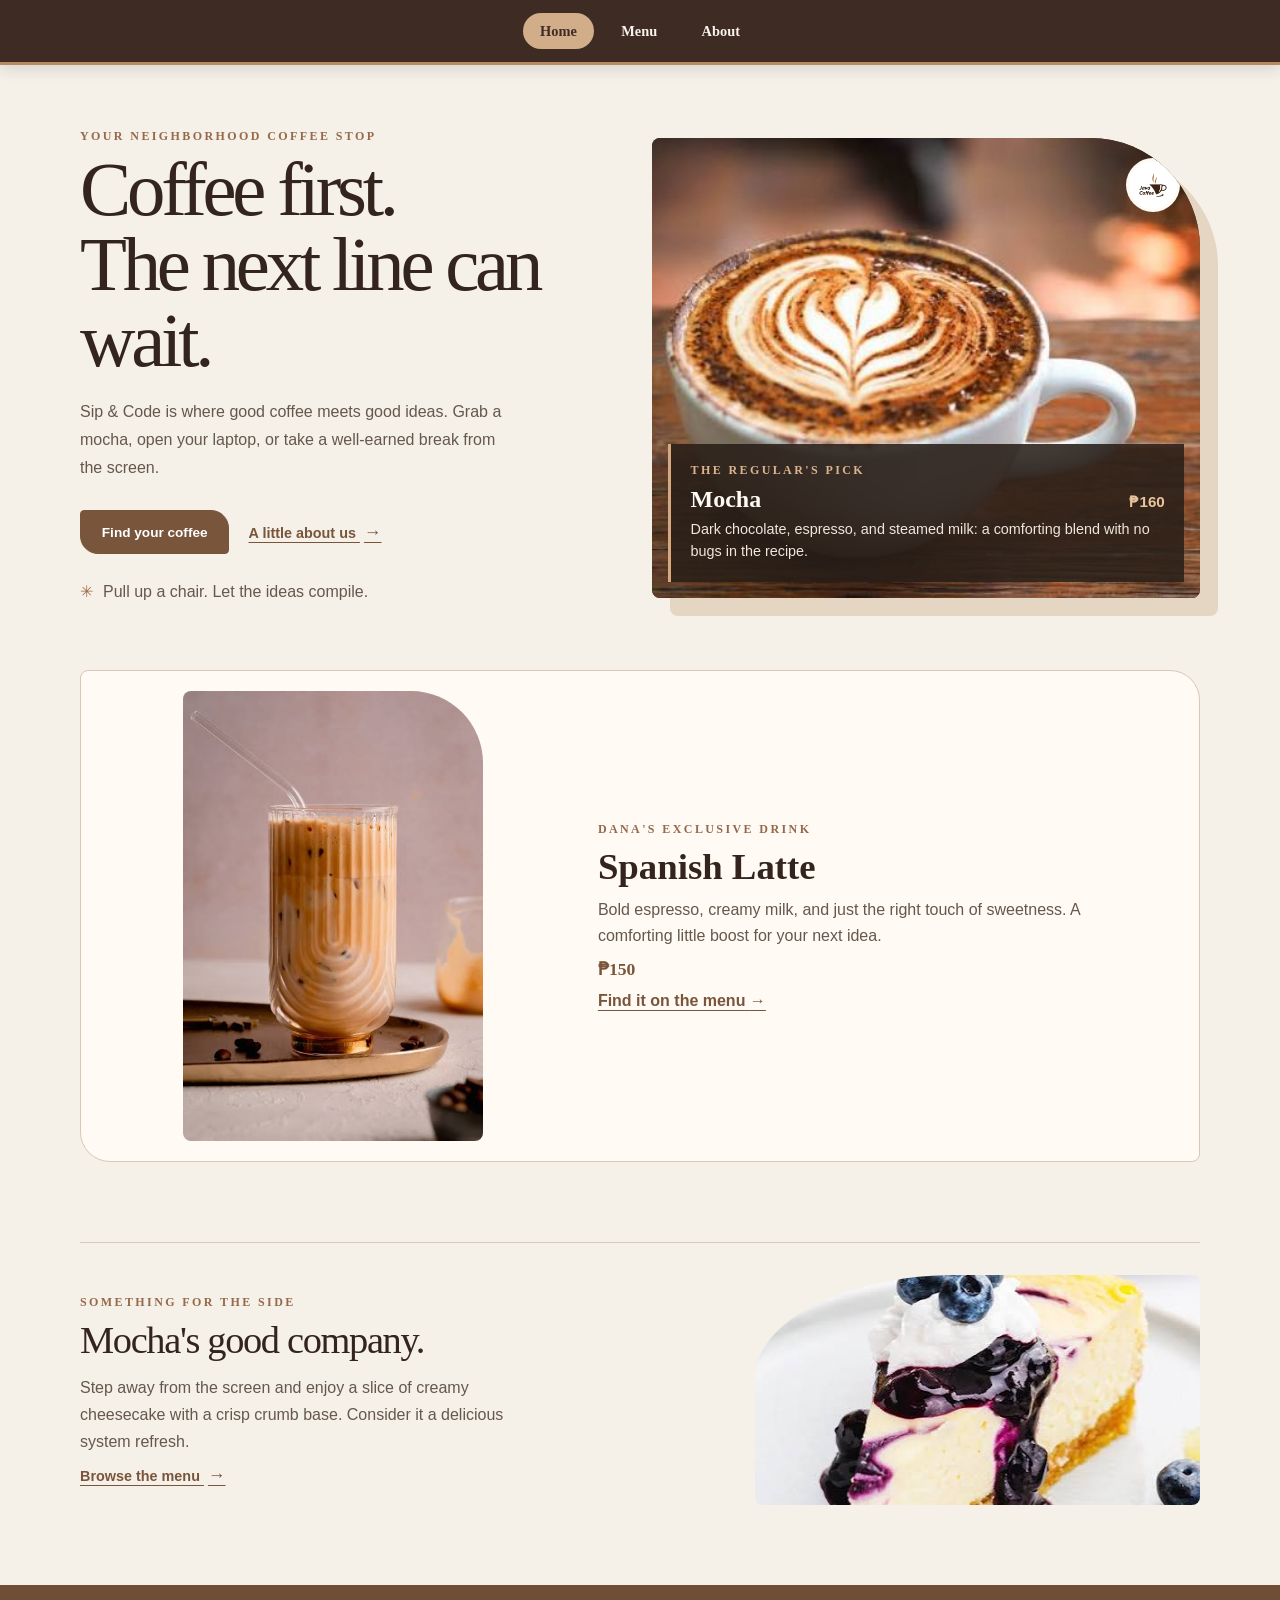
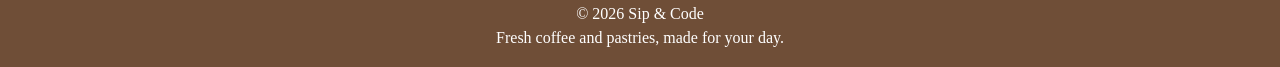
<file: index.html>
<!DOCTYPE html>
<html lang="en">
<head>
    <meta charset="UTF-8">
    <meta name="viewport" content="width=device-width, initial-scale=1.0">
    <link rel="stylesheet" href="style.css">
    <title>Sip &amp; Code | Home</title>
</head>
<body class="home-page">
    <header class="site-header">
        <nav aria-label="Main navigation">
            <ul class="nav-links">
                <li><a href="index.html" aria-current="page">Home</a></li>
                <li><a href="menu.html">Menu</a></li>
                <li><a href="about.html">About</a></li>
            </ul>
        </nav>
    </header>

    <main class="home-main">
        <section class="home-hero">
            <div class="home-intro">
                <p class="home-eyebrow">Your neighborhood coffee stop</p>
                <h1>Coffee first.<br>The next line can wait.</h1>
                <p>Sip &amp; Code is where good coffee meets good ideas. Grab a mocha, open your laptop, or take a well-earned break from the screen.</p>
                <div class="home-actions">
                    <a class="home-button home-button-primary" href="menu.html">Find your coffee</a>
                    <a class="home-text-link" href="about.html">A little about us <span aria-hidden="true">&rarr;</span></a>
                </div>
                <p class="home-note"><span aria-hidden="true">✳</span> Pull up a chair. Let the ideas compile.</p>
            </div>

            <article class="home-featured-coffee">
                <img src="assets/mocha.jpg" alt="A freshly made mocha">
                <img class="home-feature-logo" src="assets/java.jpg" alt="Sip &amp; Code logo">
                <div class="home-feature-caption">
                    <p class="home-eyebrow">The regular's pick</p>
                    <h2>Mocha <span>₱160</span></h2>
                    <p>Dark chocolate, espresso, and steamed milk: a comforting blend with no bugs in the recipe.</p>
                </div>
            </article>
        </section>

        <section class="home-special-drink" aria-labelledby="special-drink-title">
            <img class="special-drink-image" src="assets/spanish.jpg" alt="Spanish latte with steamed milk and espresso">
            <div>
                <p class="home-eyebrow">Dana's exclusive drink</p>
                <h2 id="special-drink-title">Spanish Latte</h2>
                <p>Bold espresso, creamy milk, and just the right touch of sweetness. A comforting little boost for your next idea.</p>
                <p class="special-drink-price">₱150</p>
                <a href="menu.html">Find it on the menu <span aria-hidden="true">&rarr;</span></a>
            </div>
        </section>

        <section class="home-pastry" aria-labelledby="home-pastry-title">
            <div class="home-pastry-copy">
                <p class="home-eyebrow">Something for the side</p>
                <h2 id="home-pastry-title">Mocha's good company.</h2>
                <p>Step away from the screen and enjoy a slice of creamy cheesecake with a crisp crumb base. Consider it a delicious system refresh.</p>
                <a href="menu.html">Browse the menu <span aria-hidden="true">&rarr;</span></a>
            </div>
            <img src="assets/cheesecake.jpg" alt="A slice of creamy cheesecake with berry topping">
        </section>
    </main>

    <footer class="site-footer">
        <p>&copy; 2026 Sip &amp; Code</p>
        <p>Fresh coffee and pastries, made for your day.</p>
    </footer>
</body>
</html>
</file>
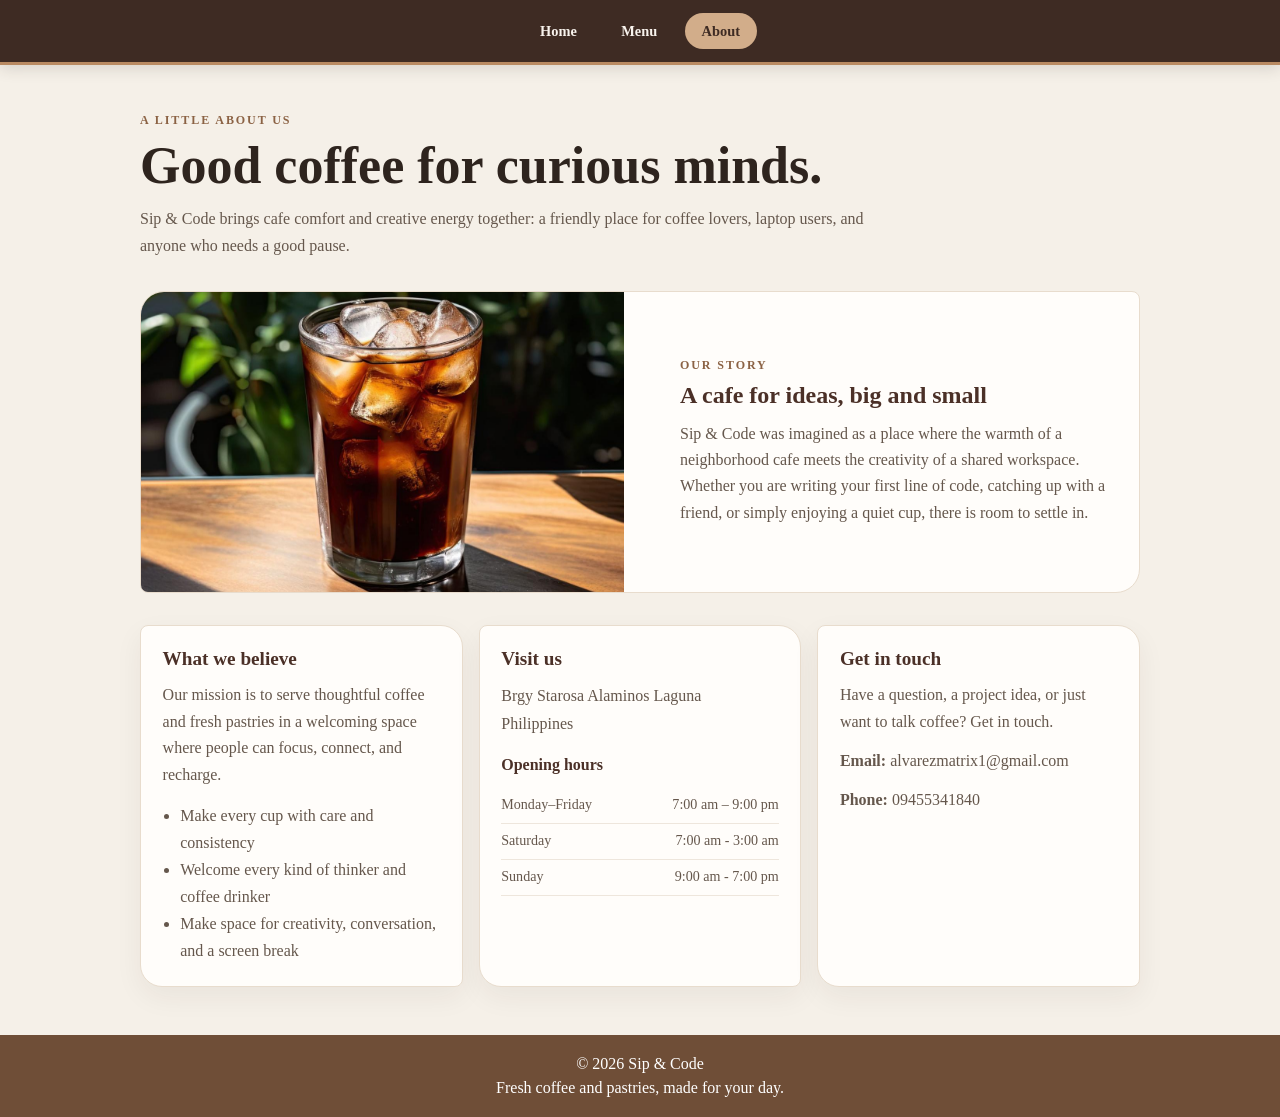
<file: about.html>
<!DOCTYPE html>
<html lang="en">
<head>
    <meta charset="UTF-8">
    <meta name="viewport" content="width=device-width, initial-scale=1.0">
    <title>Sip &amp; Code | About</title>
    <link rel="stylesheet" href="style.css">
</head>
<body class="about-page">
    <header class="site-header">
        <nav aria-label="Main navigation">
            <ul class="nav-links">
                <li><a href="index.html">Home</a></li>
                <li><a href="menu.html">Menu</a></li>
                <li><a href="about.html" aria-current="page">About</a></li>
            </ul>
        </nav>
    </header>

    <main class="about-main">
        <header class="about-heading">
            <p class="about-eyebrow">A little about us</p>
            <h1>Good coffee for curious minds.</h1>
            <p>Sip &amp; Code brings cafe comfort and creative energy together: a friendly place for coffee lovers, laptop users, and anyone who needs a good pause.</p>
        </header>

        <section class="about-story" aria-labelledby="story-title">
            <img src="assets/cold brew.jpg" alt="Cold brew coffee served at Sip &amp; Code">
            <div class="about-story-copy">
                <p class="about-eyebrow">Our story</p>
                <h2 id="story-title">A cafe for ideas, big and small</h2>
                <p>Sip &amp; Code was imagined as a place where the warmth of a neighborhood cafe meets the creativity of a shared workspace. Whether you are writing your first line of code, catching up with a friend, or simply enjoying a quiet cup, there is room to settle in.</p>
            </div>
        </section>

        <section class="about-details" aria-label="Our values and visitor information">
            <article class="about-card">
                <h2>What we believe</h2>
                <p>Our mission is to serve thoughtful coffee and fresh pastries in a welcoming space where people can focus, connect, and recharge.</p>
                <ul>
                    <li>Make every cup with care and consistency</li>
                    <li>Welcome every kind of thinker and coffee drinker</li>
                    <li>Make space for creativity, conversation, and a screen break</li>
                </ul>
            </article>

            <article class="about-card">
                <h2>Visit us</h2>
                <address>Brgy Starosa Alaminos Laguna<br>Philippines</address>
                <h3>Opening hours</h3>
                <ul class="hours-list">
                    <li><span>Monday–Friday</span><span>7:00 am – 9:00 pm</span></li>
                    <li><span>Saturday</span><span>7:00 am - 3:00 am</span></li>
                    <li><span>Sunday</span><span>9:00 am - 7:00 pm</span></li>
                </ul>
            </article>

            <article class="about-card">
                <h2>Get in touch</h2>
                <p>Have a question, a project idea, or just want to talk coffee? Get in touch.</p>
                <p class="contact-detail">Email: <span>alvarezmatrix1@gmail.com</span></p>
                <p class="contact-detail">Phone: <span>09455341840</span></p>
            </article>
        </section>
    </main>

    <footer class="site-footer">
        <p>&copy; 2026 Sip &amp; Code</p>
        <p>Fresh coffee and pastries, made for your day.</p>
    </footer>
</body>
</html>
</file>
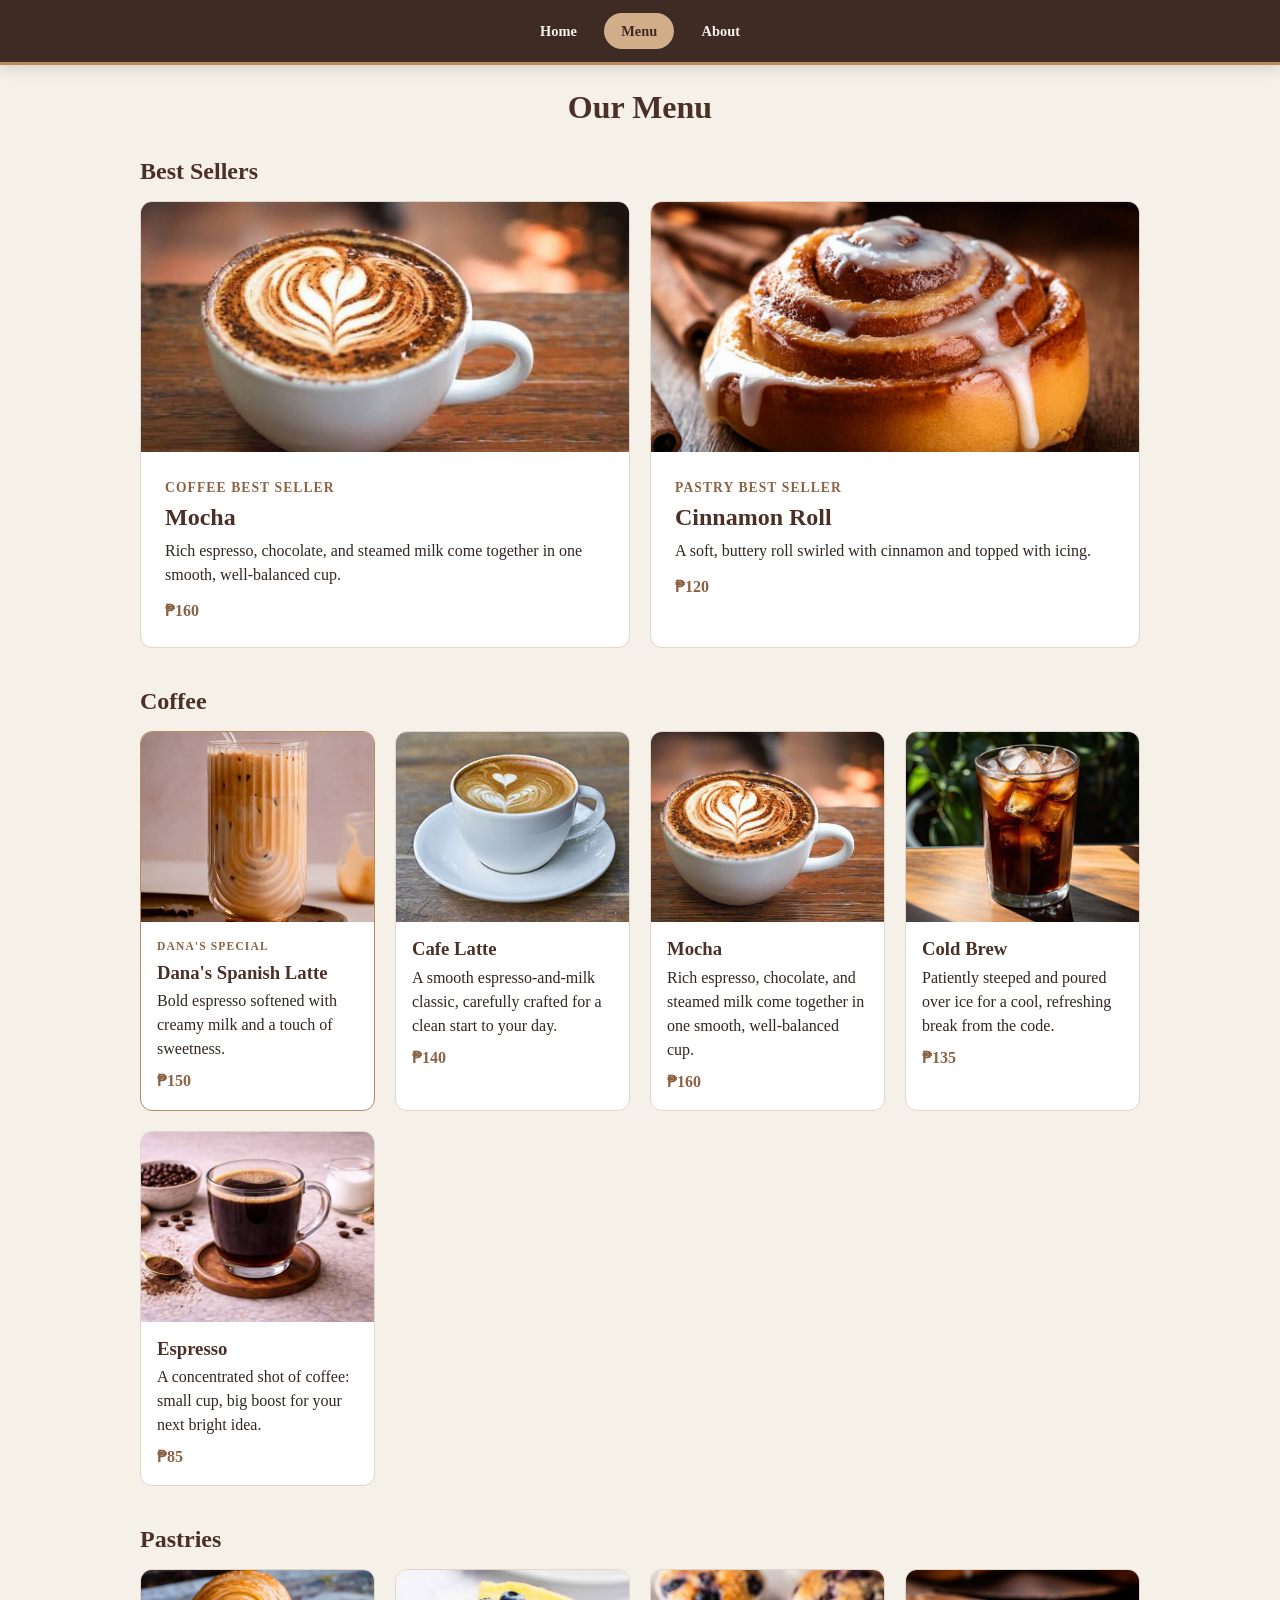
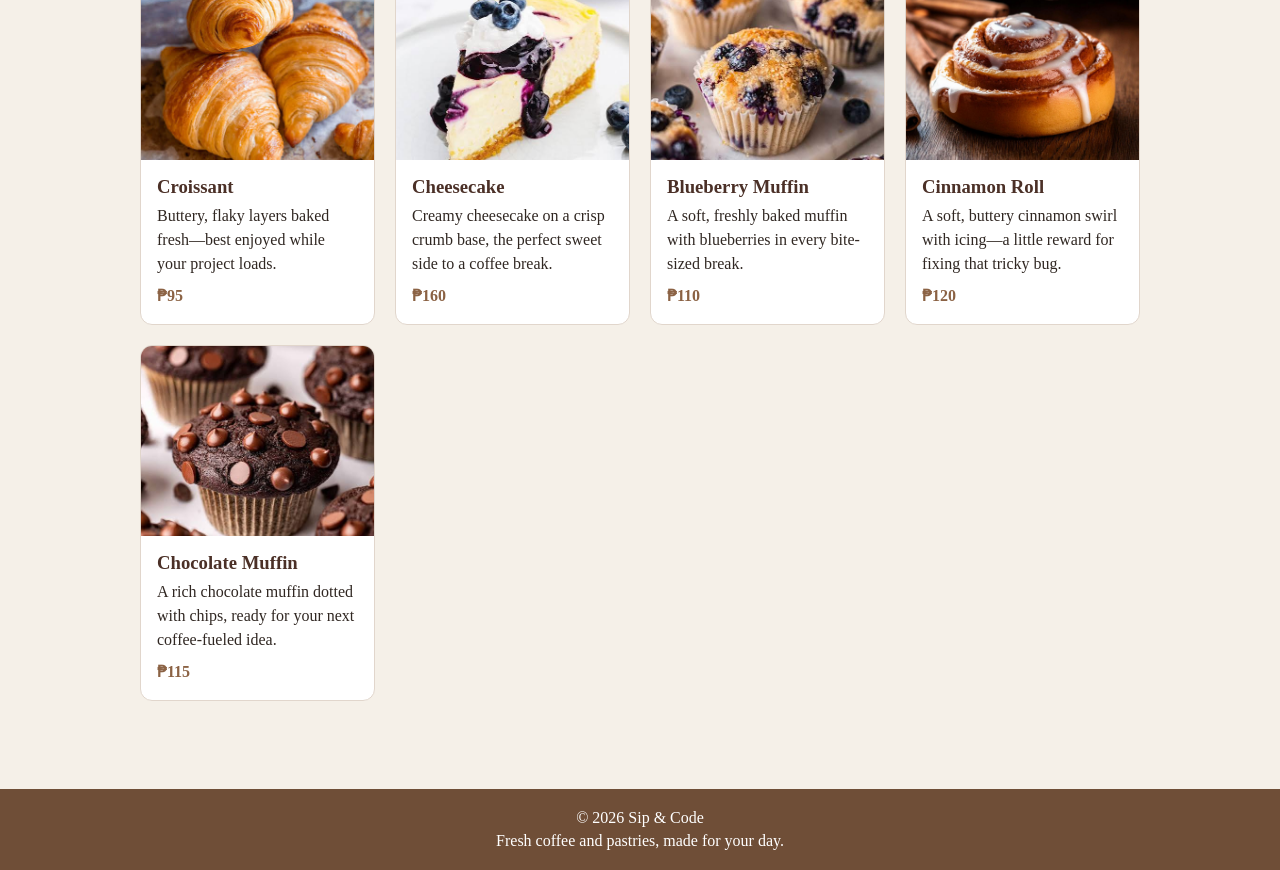
<file: menu.html>
<!DOCTYPE html>
<html lang="en">
<head>
    <meta charset="UTF-8">
    <meta name="viewport" content="width=device-width, initial-scale=1.0">
    <title>Sip &amp; Code | Menu</title>
    <link rel="stylesheet" href="style.css">
</head>
<body class="menu-page">
    <header class="site-header">
        <nav aria-label="Main navigation">
            <ul class="nav-links">
                <li><a href="index.html">Home</a></li>
                <li><a href="menu.html" aria-current="page">Menu</a></li>
                <li><a href="about.html">About</a></li>
            </ul>
        </nav>
    </header>

    <main class="menu-main">
        <h1>Our Menu</h1>
        <section class="best-sellers" aria-labelledby="best-sellers-title">
            <h2 id="best-sellers-title">Best Sellers</h2>
            <div class="best-seller-grid">
            <article class="best-seller-card" aria-labelledby="coffee-best-title">
                <img src="assets/mocha.jpg" alt="mocha coffee with whipped cream and chocolate drizzle">
                <div class="best-seller-copy">
                    <p class="best-seller-label">Coffee best seller</p>
                    <h2 id="coffee-best-title">Mocha</h2>
                    <p>Rich espresso, chocolate, and steamed milk come together in one smooth, well-balanced cup.</p>
                    <p class="menu-price">₱160</p>
                </div>
            </article>
            <article class="best-seller-card" aria-labelledby="pastry-best-title">
                <img src="assets/cinnamon roll.jpg" alt="Freshly baked cinnamon roll">
                <div class="best-seller-copy">
                    <p class="best-seller-label">Pastry best seller</p>
                    <h2 id="pastry-best-title">Cinnamon Roll</h2>
                    <p>A soft, buttery roll swirled with cinnamon and topped with icing.</p>
                    <p class="menu-price">₱120</p>
                </div>
            </article>
            </div>
        </section>

        <section class="menu-category" id="coffee">
            <h2>Coffee</h2>
            <div class="menu-grid">
                <article class="menu-item menu-item-special">
                    <img src="assets/spanish.jpg" alt="Spanish latte with steamed milk and espresso">
                    <div class="menu-item-copy">
                        <p class="menu-special-label">Dana's special</p>
                        <h3>Dana's Spanish Latte</h3>
                        <p>Bold espresso softened with creamy milk and a touch of sweetness.</p>
                        <p class="menu-price">₱150</p>
                    </div>
                </article>
                <article class="menu-item">
                    <img src="assets/cafe latte.jpg" alt="Cafe latte with steamed milk">
                    <div class="menu-item-copy">
                        <h3>Cafe Latte</h3>
                        <p>A smooth espresso-and-milk classic, carefully crafted for a clean start to your day.</p>
                        <p class="menu-price">₱140</p>
                    </div>
                </article>
                <article class="menu-item">
                    <img src="assets/mocha.jpg" alt="Chocolate mocha coffee">
                    <div class="menu-item-copy">
                        <h3>Mocha</h3>
                        <p>Rich espresso, chocolate, and steamed milk come together in one smooth, well-balanced cup.</p>
                        <p class="menu-price">₱160</p>
                    </div>
                </article>
                <article class="menu-item">
                    <img src="assets/cold brew.jpg" alt="Glass of cold brew coffee">
                    <div class="menu-item-copy">
                        <h3>Cold Brew</h3>
                        <p>Patiently steeped and poured over ice for a cool, refreshing break from the code.</p>
                        <p class="menu-price">₱135</p>
                    </div>
                </article>

                <article class="menu-item">
                    <img src="assets/americano coffee.jpg" alt="Shot of espresso in a small cup">
                    <div class="menu-item-copy">
                        <h3>Espresso</h3>
                        <p>A concentrated shot of coffee: small cup, big boost for your next bright idea.</p>
                        <p class="menu-price">₱85</p>
                    </div>
                </article>
            </div>
        </section>

        <section class="menu-category" id="pastries">
            <h2>Pastries</h2>
            <div class="menu-grid">
                <article class="menu-item">
                    <img src="assets/croissants.jpg" alt="Golden, flaky croissant">
                    <div class="menu-item-copy">
                        <h3>Croissant</h3>
                        <p>Buttery, flaky layers baked fresh—best enjoyed while your project loads.</p>
                        <p class="menu-price">₱95</p>
                    </div>
                </article>
                <article class="menu-item">
                    <img src="assets/cheesecake.jpg" alt="Slice of creamy cheesecake">
                    <div class="menu-item-copy">
                        <h3>Cheesecake</h3>
                        <p>Creamy cheesecake on a crisp crumb base, the perfect sweet side to a coffee break.</p>
                        <p class="menu-price">₱160</p>
                    </div>
                </article>
                <article class="menu-item">
                    <img src="assets/blueberry muffin.jpg" alt="Freshly baked blueberry muffin">
                    <div class="menu-item-copy">
                        <h3>Blueberry Muffin</h3>
                        <p>A soft, freshly baked muffin with blueberries in every bite-sized break.</p>
                        <p class="menu-price">₱110</p>
                    </div>
                </article>
                <article class="menu-item">
                    <img src="assets/cinnamon roll.jpg" alt="Freshly baked cinnamon roll">
                    <div class="menu-item-copy">
                        <h3>Cinnamon Roll</h3>
                        <p>A soft, buttery cinnamon swirl with icing—a little reward for fixing that tricky bug.</p>
                        <p class="menu-price">₱120</p>
                    </div>
                </article>

                <article class="menu-item">
                    <img src="assets/chocolate muffin.jpg" alt="Chocolate muffins topped with chocolate chips">
                    <div class="menu-item-copy">
                        <h3>Chocolate Muffin</h3>
                        <p>A rich chocolate muffin dotted with chips, ready for your next coffee-fueled idea.</p>
                        <p class="menu-price">₱115</p>
                    </div>
                </article>
            </div>
        </section>
    </main>

    <footer class="site-footer">
        <p>&copy; 2026 Sip &amp; Code</p>
        <p>Fresh coffee and pastries, made for your day.</p>
    </footer>
</body>
</html>
</file>
<file: style.css>
* {
    margin: 0;
    padding: 0;
    box-sizing: border-box;
}

.site-header {
    min-height: 3.5rem;
    display: flex;
    align-items: center;
    justify-content: center;
    padding: 0.8rem 5%;
    border-bottom: 3px solid #b98a62;
    background: #3e2b23;
    box-shadow: 0 4px 14px rgba(48, 39, 34, 0.14);
    font-family: Georgia, "Times New Roman", serif;
}

.nav-links {
    list-style: none;
    display: flex;
    align-items: center;
    gap: 0.65rem;
}

.nav-links a {
    display: block;
    padding: 0.55rem 1rem;
    border: 1px solid transparent;
    border-radius: 999px;
    color: #f8f3ed;
    font-size: 0.9rem;
    font-weight: 600;
    text-decoration: none;
    transition: background-color 180ms ease, color 180ms ease, border-color 180ms ease;
}

.nav-links a:hover,
.nav-links a:focus-visible {
    border-color: #d2ad8a;
    background: rgba(255, 255, 255, 0.1);
    color: #fff;
}

.nav-links a[aria-current="page"] {
    background: #d2ad8a;
    color: #3e2b23;
}

.home-page {
    background: #f5f0e8;
    color: #302722;
    font-family: Georgia, "Times New Roman", serif;
}

.home-main {
    width: min(1120px, 90%);
    margin: 0 auto;
    padding: 4rem 0 3rem;
}

.home-hero {
    display: grid;
    grid-template-columns: minmax(0, 0.95fr) minmax(320px, 1.05fr);
    align-items: center;
    gap: clamp(2rem, 6vw, 5rem);
}

.home-intro h1 {
    max-width: 560px;
    margin-bottom: 1.25rem;
    color: #33251d;
    font-size: clamp(2.8rem, 6vw, 5rem);
    font-weight: 500;
    letter-spacing: -0.055em;
    line-height: 0.98;
}

.home-intro > p:not(.home-eyebrow) {
    max-width: 440px;
    color: #65584c;
    font-family: Arial, Helvetica, sans-serif;
    font-size: 1rem;
    line-height: 1.75;
}

.home-eyebrow {
    margin-bottom: 0.5rem;
    color: #95694a;
    font-size: 0.75rem;
    font-weight: bold;
    letter-spacing: 0.2em;
    text-transform: uppercase;
}

.home-actions {
    display: flex;
    align-items: center;
    flex-wrap: wrap;
    gap: 1.2rem;
    margin: 1.75rem 0 1.5rem;
}

.home-button {
    display: inline-block;
    padding: 0.85rem 1.3rem;
    border: 1px solid #79553b;
    border-radius: 4px 18px 4px 18px;
    color: #68462f;
    font-family: Arial, Helvetica, sans-serif;
    font-size: 0.85rem;
    font-weight: bold;
    text-decoration: none;
    transition: background-color 180ms ease, color 180ms ease;
}

.home-button-primary {
    background: #79553b;
    color: #fff;
}

.home-button:hover {
    background: #4d3628;
    color: #fff;
}

.home-text-link,
.home-pastry-copy a {
    color: #79553b;
    font-family: Arial, Helvetica, sans-serif;
    font-size: 0.9rem;
    font-weight: bold;
    text-decoration-thickness: 1px;
    text-underline-offset: 4px;
}

.home-text-link span,
.home-pastry-copy a span {
    padding-left: 0.25rem;
    font-size: 1.1rem;
}

.home-note {
    color: #887766;
    font-family: Arial, Helvetica, sans-serif;
    font-size: 0.85rem;
}

.home-note span {
    margin-right: 0.35rem;
    color: #a46e47;
}

.home-featured-coffee {
    position: relative;
    min-height: 460px;
    overflow: hidden;
    border-radius: 8px 110px 8px 8px;
    background: #4d3628;
    box-shadow: 18px 18px 0 #e5d6c4;
}

.home-featured-coffee > img:not(.home-feature-logo) {
    position: absolute;
    inset: 0;
    display: block;
    width: 100%;
    height: 100%;
    object-fit: cover;
}

.home-feature-logo {
    position: absolute;
    right: 1.25rem;
    top: 1.25rem;
    width: 54px;
    height: 54px;
    padding: 3px;
    border-radius: 50%;
    background: #fffaf4;
    object-fit: cover;
}

.home-feature-caption {
    position: absolute;
    right: 1rem;
    bottom: 1rem;
    left: 1rem;
    padding: 1.2rem;
    border-left: 3px solid #d7a77d;
    background: rgba(42, 31, 24, 0.88);
    color: #fffaf4;
}

.home-feature-caption .home-eyebrow {
    color: #ddb48f;
}

.home-feature-caption h2 {
    display: flex;
    align-items: baseline;
    justify-content: space-between;
    gap: 1rem;
    margin-bottom: 0.4rem;
    font-size: 1.5rem;
}

.home-feature-caption h2 span {
    color: #e8c59f;
    font-family: Arial, Helvetica, sans-serif;
    font-size: 0.95rem;
}

.home-feature-caption > p:last-child {
    color: #f0e6dc;
    font-family: Arial, Helvetica, sans-serif;
    font-size: 0.9rem;
    line-height: 1.5;
}

.home-special-drink {
    display: grid;
    grid-template-columns: minmax(220px, 0.8fr) minmax(0, 1fr);
    align-items: center;
    gap: 2rem;
    margin-top: 4rem;
    padding: 1.25rem;
    border: 1px solid #d8c8b7;
    border-radius: 8px 30px 8px 30px;
    background: #fffaf4;
}

.special-drink-image {
    display: block;
    width: min(100%, 300px);
    height: auto;
    margin-inline: auto;
    border-radius: 8px 72px 8px 8px;
}

.home-special-drink h2 {
    margin-bottom: 0.55rem;
    color: #33251d;
    font-size: clamp(1.7rem, 3vw, 2.3rem);
}

.home-special-drink > div > p:not(.home-eyebrow, .special-drink-price) {
    max-width: 500px;
    color: #65584c;
    font-family: Arial, Helvetica, sans-serif;
    line-height: 1.65;
}

.special-drink-price {
    margin-top: 0.6rem;
    color: #79553b;
    font-size: 1.1rem;
    font-weight: bold;
}

.home-special-drink a {
    display: inline-block;
    margin-top: 0.75rem;
    color: #79553b;
    font-family: Arial, Helvetica, sans-serif;
    font-weight: bold;
    text-underline-offset: 4px;
}

.home-pastry {
    display: grid;
    grid-template-columns: minmax(0, 1fr) minmax(240px, 0.7fr);
    align-items: center;
    gap: 2.5rem;
    margin-top: 5rem;
    padding: 2rem 0;
    border-top: 1px solid #d8c8b7;
}

.home-pastry-copy h2 {
    max-width: 440px;
    margin-bottom: 0.75rem;
    color: #33251d;
    font-size: clamp(1.8rem, 3vw, 2.5rem);
    font-weight: 500;
    letter-spacing: -0.035em;
}

.home-pastry-copy > p:not(.home-eyebrow) {
    max-width: 470px;
    margin-bottom: 0.6rem;
    color: #65584c;
    font-family: Arial, Helvetica, sans-serif;
    line-height: 1.7;
}

.home-pastry > img {
    display: block;
    width: 100%;
    height: 230px;
    border-radius: 45% 8px 8px 8px;
    object-fit: cover;
}

.about-page {
    background: #f5f0e8;
    color: #302722;
    font-family: Georgia, "Times New Roman", serif;
}

.about-main {
    width: min(1000px, 90%);
    margin: 0 auto;
    padding: 3rem 0;
}

.about-heading {
    max-width: 760px;
    margin-bottom: 2rem;
}

.about-eyebrow {
    margin-bottom: 0.55rem;
    color: #8b6244;
    font-size: 0.75rem;
    font-weight: bold;
    letter-spacing: 0.16em;
    text-transform: uppercase;
}

.about-heading h1 {
    margin-bottom: 0.75rem;
    color: #2e241e;
    font-size: clamp(2rem, 4.5vw, 3.25rem);
    line-height: 1.1;
}

.about-heading > p:last-child,
.about-story-copy > p:last-child,
.about-card > p {
    color: #65574c;
    line-height: 1.65;
}

.about-story {
    display: grid;
    grid-template-columns: 1fr 1fr;
    align-items: center;
    gap: 2rem;
    margin-bottom: 2rem;
    overflow: hidden;
    border: 1px solid #e8dccd;
    border-radius: 24px 8px 24px 8px;
    background: #fffdfa;
}

.about-story > img {
    display: block;
    width: 100%;
    height: 300px;
    object-fit: cover;
}

.about-story-copy {
    padding: 1.5rem;
}

.about-story-copy h2 {
    margin-bottom: 0.75rem;
    color: #4b3027;
}

.about-details {
    display: grid;
    grid-template-columns: repeat(3, minmax(0, 1fr));
    gap: 1rem;
}

.about-card {
    padding: 1.35rem;
    border: 1px solid #e8dccd;
    border-radius: 8px 22px 8px 22px;
    background: #fffdfa;
    box-shadow: 0 10px 28px rgba(48, 39, 34, 0.06);
}

.about-card h2 {
    margin-bottom: 0.8rem;
    color: #4b3027;
    font-size: 1.2rem;
}

.about-card h3 {
    margin: 1.2rem 0 0.5rem;
    color: #4b3027;
    font-size: 1rem;
}

.about-card ul {
    margin: 0.85rem 0 0 1.1rem;
    color: #65574c;
    line-height: 1.7;
}

.about-card address {
    color: #65574c;
    font-style: normal;
    line-height: 1.7;
}

.hours-list {
    margin-left: 0 !important;
    list-style: none;
}

.hours-list li {
    display: flex;
    justify-content: space-between;
    gap: 0.5rem;
    padding: 0.35rem 0;
    border-bottom: 1px solid #eee6dc;
    font-size: 0.88rem;
}

.contact-detail {
    margin-top: 0.8rem;
    font-weight: bold;
}

.contact-detail span {
    font-weight: normal;
}

@media (max-width: 600px) {
    .home-main {
        width: 90%;
        padding: 2rem 0;
    }

    .home-hero {
        grid-template-columns: 1fr;
        gap: 2rem;
    }

    .home-featured-coffee {
        min-height: 380px;
        border-radius: 8px 75px 8px 8px;
    }

    .home-special-drink {
        grid-template-columns: 1fr;
        gap: 1rem;
        margin-top: 3rem;
    }

    .special-drink-image {
        width: min(100%, 260px);
        border-radius: 8px 64px 8px 8px;
    }

    .home-pastry {
        grid-template-columns: 1fr;
        gap: 1.25rem;
        margin-top: 3rem;
    }

    .home-pastry > img {
        grid-row: 1;
        height: 220px;
    }

    .about-main {
        padding: 2rem 0;
    }

    .about-story {
        grid-template-columns: 1fr;
        gap: 0;
    }

    .about-story > img {
        height: 240px;
    }

    .about-details {
        grid-template-columns: 1fr;
    }
}

@media (max-width: 400px) {
    .home-feature-caption h2 {
        flex-direction: column;
        gap: 0.2rem;
    }
}

.menu-page {
    background: #f5f0e8;
    color: #302722;
}

.menu-main {
    width: min(1000px, 90%);
    margin: 0 auto;
    padding: 1.5rem 0 3rem;
}

.menu-main > h1 {
    margin-bottom: 2rem;
    color: #4b3027;
    text-align: center;
}

.best-sellers {
    margin-bottom: 2.5rem;
}

.best-sellers > h2 {
    margin-bottom: 1rem;
    color: #4b3027;
}

.best-seller-grid {
    display: grid;
    grid-template-columns: repeat(2, minmax(0, 1fr));
    gap: 1.25rem;
}

.best-seller-card {
    overflow: hidden;
    border: 1px solid #e1d6cc;
    border-radius: 12px;
    background: #fff;
}

.best-seller-card > img {
    width: 100%;
    height: 250px;
    object-fit: cover;
    object-position: center;
}

.best-seller-copy {
    padding: 1.5rem;
}

.best-seller-label {
    margin-bottom: 0.5rem;
    color: #8b6244;
    font-size: 0.85rem;
    font-weight: bold;
    text-transform: uppercase;
    letter-spacing: 0.08em;
}

.best-seller-copy h2 {
    margin-bottom: 0.5rem;
    color: #4b3027;
}

.best-seller-copy > p:not(.best-seller-label) {
    line-height: 1.5;
}

.best-seller-copy .menu-price {
    margin-top: 0.75rem;
    color: #8b6244;
    font-weight: bold;
}

.menu-category {
    margin-bottom: 2.5rem;
}

.menu-category h2 {
    margin-bottom: 1rem;
    color: #4b3027;
}

.menu-grid {
    display: grid;
    grid-template-columns: repeat(auto-fit, minmax(220px, 1fr));
    gap: 1.25rem;
}

.menu-item {
    overflow: hidden;
    border: 1px solid #e1d6cc;
    border-radius: 12px;
    background: #fff;
    transition: transform 180ms ease, box-shadow 180ms ease;
}

.menu-item-special {
    border-color: #b98a62;
}

.menu-special-label {
    margin-bottom: 0.4rem;
    color: #8b6244;
    font-size: 0.72rem;
    font-weight: bold;
    letter-spacing: 0.1em;
    text-transform: uppercase;
}

.menu-item:hover {
    transform: translateY(-3px);
    box-shadow: 0 6px 14px rgba(48, 39, 34, 0.12);
}

.menu-item img {
    display: block;
    width: 100%;
    height: 190px;
    object-fit: cover;
}

.menu-item-copy {
    padding: 1rem;
}

.menu-item-copy h3 {
    margin-bottom: 0.35rem;
    color: #4b3027;
}

.menu-item-copy p {
    line-height: 1.5;
}

.menu-item-copy .menu-price {
    margin-top: 0.5rem;
    color: #8b6244;
    font-weight: bold;
}

.site-footer {
    padding: 1.25rem;
    background: #6f4e37;
    color: #fff;
    text-align: center;
}

.site-footer p + p {
    margin-top: 0.35rem;
}

@media (max-width: 520px) {
    .menu-main {
        width: 92%;
    }

    .best-seller-grid {
        grid-template-columns: 1fr;
    }

    .best-seller-card > img {
        height: 220px;
    }

    .menu-item img {
        height: 220px;
    }
}
</file>
